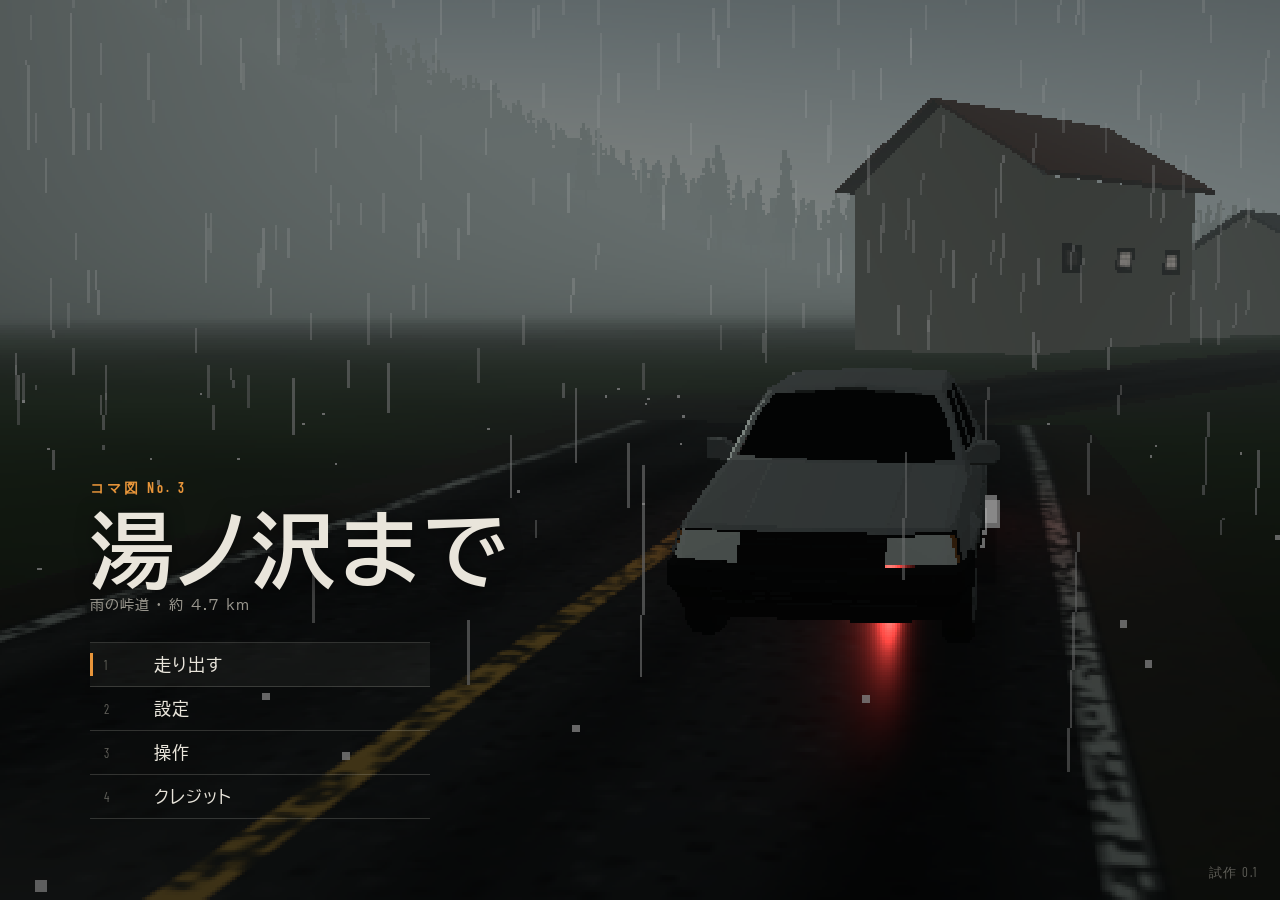
<file: index.html>
<!doctype html>
<html lang="ja">
<head>
  <meta charset="utf-8">
  <meta name="viewport" content="width=device-width, initial-scale=1, viewport-fit=cover, user-scalable=no">
  <meta name="theme-color" content="#0c0e0e">
  <title>湯ノ沢まで</title>
  <meta name="description" content="雨の山道を、コマ図をたよりに走るドライブゲーム。">
  <link rel="preconnect" href="https://fonts.googleapis.com">
  <link rel="preconnect" href="https://fonts.gstatic.com" crossorigin>
  <link href="https://fonts.googleapis.com/css2?family=BIZ+UDPGothic:wght@400;700&family=Barlow+Condensed:wght@500;600&display=swap" rel="stylesheet">
  <link rel="stylesheet" href="style.css">
  <script type="importmap">
    { "imports": { "three": "./lib/three.module.min.js", "three/addons/": "./lib/addons/" } }
  </script>
</head>
<body>
  <canvas id="view"></canvas>

  <!-- 読み込み中 -->
  <div id="loading" class="screen">
    <div class="load-box">
      <div class="eyebrow">LOADING</div>
      <div id="load-text">山を作っています</div>
      <div class="bar"><span id="load-bar"></span></div>
    </div>
  </div>

  <!-- タイトル -->
  <div id="title" class="screen hidden">
    <div class="title-block">
      <div class="eyebrow">コマ図 No. 3</div>
      <h1>湯ノ沢まで</h1>
      <div class="sub">雨の峠道 · 約 4.7 km</div>
      <nav class="menu" id="title-menu">
        <button data-go="start"><span class="k">1</span>走り出す</button>
        <button data-go="settings"><span class="k">2</span>設定</button>
        <button data-go="help"><span class="k">3</span>操作</button>
        <button data-go="credits"><span class="k">4</span>クレジット</button>
      </nav>
    </div>
    <div class="corner">試作 0.1</div>
  </div>

  <!-- 一時停止 -->
  <div id="pause" class="screen hidden dim">
    <div class="title-block">
      <div class="eyebrow">一時停止</div>
      <nav class="menu" id="pause-menu">
        <button data-go="resume"><span class="k">Esc</span>続ける</button>
        <button data-go="respawn"><span class="k"></span>少し手前からやり直す</button>
        <button data-go="settings"><span class="k"></span>設定</button>
        <button data-go="help"><span class="k"></span>操作</button>
        <button data-go="quit"><span class="k"></span>タイトルへ</button>
      </nav>
    </div>
  </div>

  <!-- 設定・操作・クレジット(共通のパネル) -->
  <div id="panel" class="panel hidden">
    <div class="panel-head"><span id="panel-title"></span><button id="panel-close">閉じる</button></div>
    <div id="panel-body"></div>
  </div>

  <!-- 運転中の表示 -->
  <div id="hud" class="hidden">
    <div id="readout"></div>
    <div id="hint"></div>
    <div id="msg"></div>
    <div id="komazu-hint"></div>
    <div id="keys-tag"><b>Tab</b>操作</div>
    <div id="keys-card" class="hidden"></div>
  </div>

  <!-- スマホの操作 -->
  <div id="touch" class="hidden">
    <div class="t-top">
      <button data-a="engine">エンジン</button>
      <button data-a="lights">ライト</button>
      <button data-a="wiper">ワイパー</button>
      <button data-a="defrost">曇り止め</button>
      <button data-a="room">室内灯</button>
      <button data-a="view">視点</button>
      <button data-a="keys">操作</button>
      <button data-a="pause">≡</button>
    </div>
    <button class="t-komazu" data-a="komazu">コマ図</button>
    <div class="t-steer" data-t="steer"><div class="track"></div><div class="thumb"></div></div>
    <div class="t-right">
      <div class="t-lever">
        <button data-a="leverUp">▲</button>
        <div id="t-gear">P</div>
        <button data-a="leverDown">▼</button>
      </div>
      <div class="t-pedal brake" data-t="brake"><span>ブレーキ</span></div>
      <div class="t-pedal gas" data-t="gas"><span>アクセル</span></div>
    </div>
  </div>

  <!-- 到着 -->
  <div id="ending" class="screen hidden">
    <div class="end-block">
      <div class="eyebrow">到着</div>
      <h2>湯ノ沢</h2>
      <div id="end-stats"></div>
      <nav class="menu"><button data-go="title"><span class="k">Enter</span>タイトルへ</button></nav>
    </div>
  </div>

  <script type="module" src="js/main.js"></script>
</body>
</html>
</file>
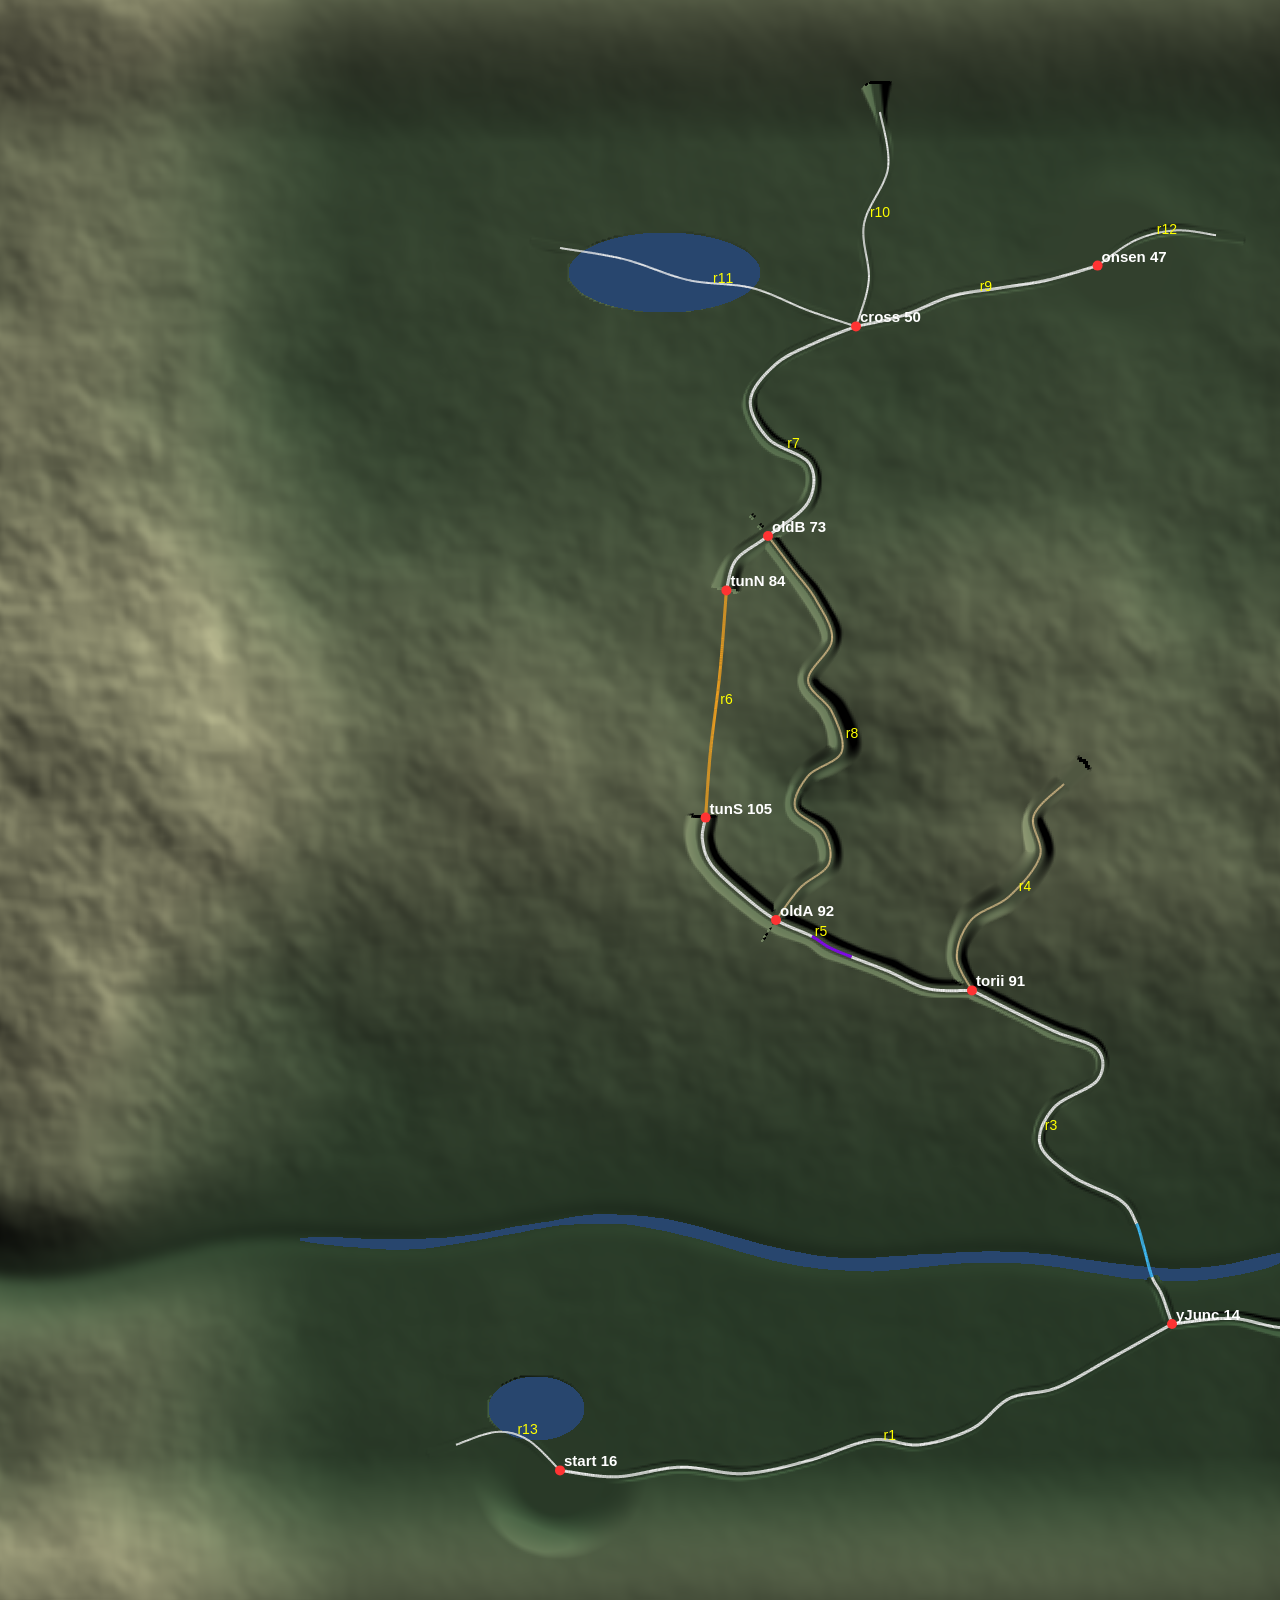
<file: tools/map.html>
<!doctype html><html><head><meta charset="utf-8"><title>地図(開発用)</title><style>body{margin:0;background:#111}</style></head><body>
<canvas id="c" width="1600" height="1600"></canvas>
<script type="module">
// 開発用:山と道を上から見た地図
import * as W from '../js/world.js';
const c = document.getElementById('c'), g = c.getContext('2d');
const N = W.GRID_N, img = g.createImageData(1600, 1600);
const sc = 1600 / W.MAP.size;
for (let py = 0; py < 1600; py++) for (let px = 0; px < 1600; px++) {
  const x = W.MAP.x0 + px / sc, z = W.MAP.z0 + py / sc;
  const h = W.terrainHeight(x, z), hx = W.terrainHeight(x + 4, z), hz = W.terrainHeight(x, z + 4);
  const shade = Math.max(0, Math.min(1, 0.6 + ((h - hx) - (h - hz)) * 0.08));
  const t = Math.min(1, h / 250);
  let r = (60 + 120 * t) * shade, gg = (90 + 90 * t) * shade, b = (60 + 80 * t) * shade;
  if (W.waterLevelAt(x, z) > h) { r = 40; gg = 70; b = 110; }
  const k = (py * 1600 + px) * 4; img.data[k] = r; img.data[k + 1] = gg; img.data[k + 2] = b; img.data[k + 3] = 255;
}
g.putImageData(img, 0, 0);
const P = (x, z) => [(x - W.MAP.x0) * sc, (z - W.MAP.z0) * sc];
for (const r of W.roads) {
  g.lineWidth = r.kindName === 'pref' ? 3 : 2;
  for (let i = 1; i < r.samples.length; i++) {
    const a = r.samples[i - 1], b = r.samples[i];
    g.strokeStyle = b.tunnel ? '#f0a020' : b.bridge ? '#40c0ff' : b.ford ? '#80f' : (r.kindName === 'gravel' ? '#c8b080' : '#eee');
    g.beginPath(); g.moveTo(...P(a.x, a.z)); g.lineTo(...P(b.x, b.z)); g.stroke();
  }
  const m = r.samples[r.samples.length >> 1];
  g.fillStyle = '#ff0'; g.font = '14px sans-serif'; g.fillText(r.id, ...P(m.x + 8, m.z));
}
for (const [k, [x, z]] of Object.entries(W.NODES)) {
  g.fillStyle = '#f33'; g.beginPath(); g.arc(...P(x, z), 5, 0, 7); g.fill();
  g.fillStyle = '#fff'; g.font = 'bold 15px sans-serif'; g.fillText(k + ' ' + W.nodeHeight[k].toFixed(0), ...P(x + 8, z - 8));
}
window.DONE = true;
</script></body></html>
</file>
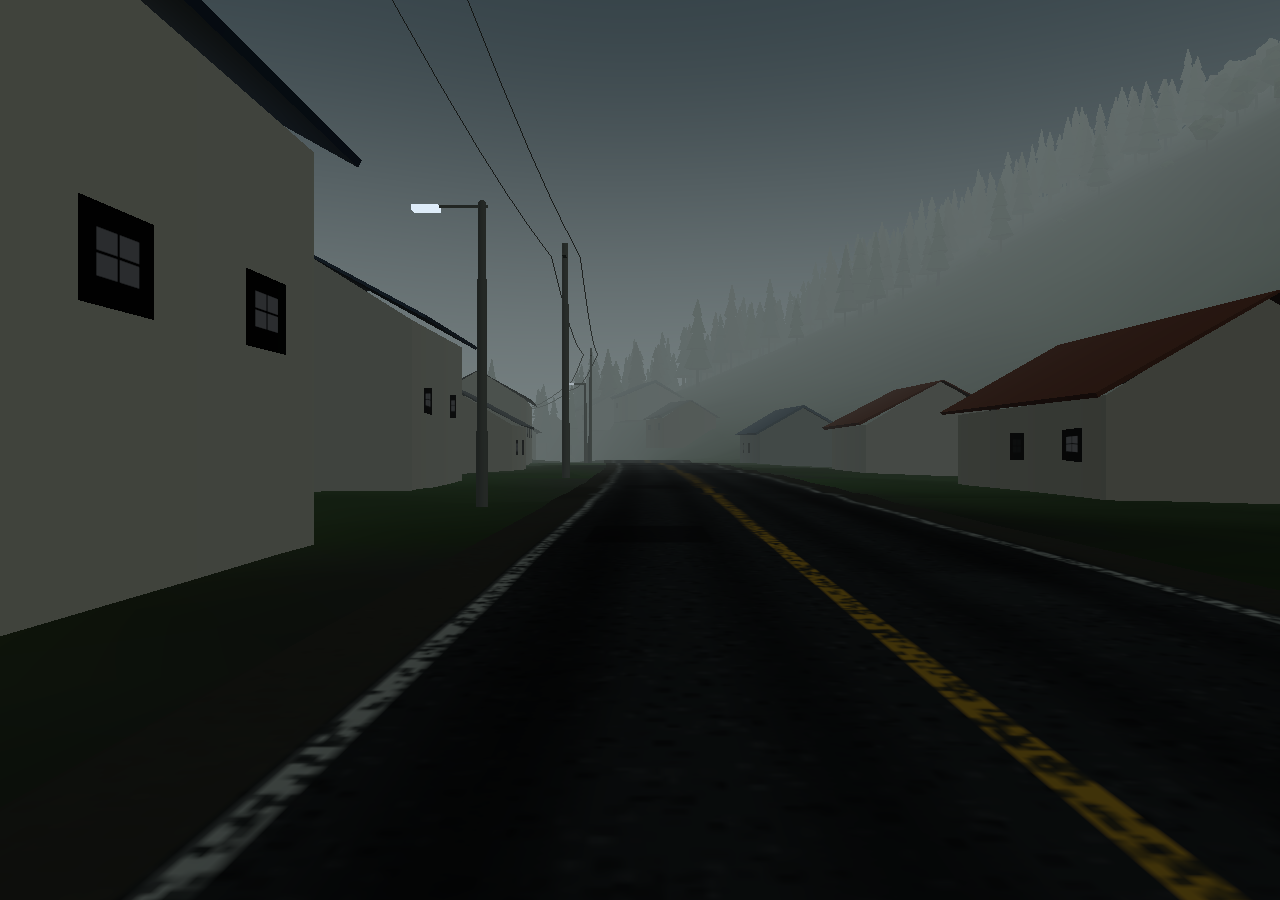
<file: tools/view.html>
<!doctype html><html><head><meta charset="utf-8"><title>景色の確認(開発用)</title>
<style>html,body{margin:0;background:#000}canvas{display:block}</style>
<script type="importmap">{ "imports": { "three": "../lib/three.module.min.js", "three/addons/": "../lib/addons/" } }</script></head>
<body><script type="module">
// 開発用:景色だけを、決めた場所から描く。?at=名前&clock=18.6
import * as THREE from 'three';
import * as W from '../js/world.js';
import { buildWorld, cullWorld } from '../js/scenery.js';
import { createSky } from '../js/sky.js';
const q = new URLSearchParams(location.search);
const r = new THREE.WebGLRenderer({ antialias: false, preserveDrawingBuffer: true });
r.setSize(innerWidth, innerHeight); r.outputColorSpace = THREE.SRGBColorSpace;
document.body.appendChild(r.domElement);
const scene = new THREE.Scene();
const t0 = performance.now();
const world = buildWorld(scene);
console.log('build ms', performance.now() - t0);
const sky = createSky(scene);
const cam = new THREE.PerspectiveCamera(55, innerWidth / innerHeight, 0.1, 3000);
const at = q.get('at') || 'start';
const [roadId, s, d, look] = { start: ['r1', 10, -1.6, 60], yJunc: ['r1', 1220, -1.6, 70], torii: ['r3', 950, -1.6, 50], tunnel: ['r5', 640, -1.6, 50], intunnel: ['r6', 200, -1.6, 40], cross: ['r7', 700, -1.6, 70], onsen: ['r9', 380, -1.6, 60], bridge: ['r3', 40, -1.6, 50], ford: ['r5', 230, -1.6, 50], gas: ['r2', 380, -1.6, 70], top: ['r3', 400, -1.6, 50] }[at];
const S = W.roadById[roadId].samples;
const i = Math.round(s / 2), o = S[i], o2 = S[Math.min(S.length - 1, i + Math.round(look / 2))];
cam.position.set(o.x + o.rx * d, o.y + 1.3, o.z + o.rz * d);
cam.lookAt(o2.x + o2.rx * d, o2.y + 1.0, o2.z + o2.rz * d);
if (q.get('up')) { cam.position.y += +q.get('up'); }
cullWorld(world, cam.position.x, cam.position.z);
sky.update(+(q.get('clock') || 18.5), 0.6, cam.position, at === 'intunnel' ? 1 : 0);
// 近くの明かり
const pts = world.emitters.map(e => [e, (e.x - cam.position.x) ** 2 + (e.z - cam.position.z) ** 2]).sort((a, b) => a[1] - b[1]).slice(0, 3);
for (const [e] of pts) { const L = new THREE.PointLight(e.color, e.intensity, e.dist, 1.5); L.position.set(e.x, e.y, e.z); scene.add(L); }
for (const f of world.animated) f(0.1);
r.render(scene, cam);
window.DONE = true;
</script></body></html>
</file>
<file: style.css>
/* 色:濡れたアスファルトの灰、ナトリウム灯の橙、信号の緑、白 */
:root {
  --ink: #e9e5db;
  --ink-dim: #9a978e;
  --ink-faint: #5f5e58;
  --asphalt: #0c0e0e;
  --panel: rgba(12, 14, 14, 0.86);
  --line: rgba(233, 229, 219, 0.18);
  --sodium: #e8953a;
  --signal: #4fd18b;
  --jp: "BIZ UDPGothic", "Hiragino Kaku Gothic ProN", "Yu Gothic", sans-serif;
  --num: "Barlow Condensed", "DIN Alternate", "Arial Narrow", sans-serif;
}
* { box-sizing: border-box; }
html, body { margin: 0; height: 100%; background: var(--asphalt); color: var(--ink); overflow: hidden; }
body { font-family: var(--jp); -webkit-font-smoothing: antialiased; user-select: none; -webkit-user-select: none; touch-action: none; }
#view { position: fixed; inset: 0; width: 100vw; height: 100vh; display: block; image-rendering: pixelated; }
.hidden { display: none !important; }
button { font: inherit; color: inherit; background: none; border: 0; cursor: pointer; }

.screen { position: fixed; inset: 0; display: flex; align-items: flex-end; padding: 0 0 9vh 7vw; }
.screen.dim { background: rgba(8, 10, 10, 0.55); }
.eyebrow { font-family: var(--num); font-weight: 600; font-size: 14px; letter-spacing: 0.22em; color: var(--sodium); }
h1 { font-size: clamp(44px, 7vw, 84px); font-weight: 700; letter-spacing: 0.04em; margin: 10px 0 6px; line-height: 1; text-shadow: 0 2px 18px rgba(0, 0, 0, 0.5); }
h2 { font-size: clamp(36px, 5vw, 60px); font-weight: 700; margin: 8px 0 14px; letter-spacing: 0.06em; }
.sub { font-size: 14px; color: var(--ink-dim); letter-spacing: 0.08em; margin-bottom: 30px; }
.menu { display: flex; flex-direction: column; border-top: 1px solid var(--line); width: min(340px, 86vw); }
.menu button {
  display: flex; align-items: center; gap: 16px; text-align: left; padding: 13px 4px 13px 14px; font-size: 17px;
  border-bottom: 1px solid var(--line); position: relative; letter-spacing: 0.06em;
}
.menu button .k { font-family: var(--num); font-size: 13px; color: var(--ink-faint); width: 34px; letter-spacing: 0.05em; }
.menu button::before { content: ""; position: absolute; left: 0; top: 10px; bottom: 10px; width: 3px; background: transparent; }
.menu button:hover::before, .menu button.sel::before { background: var(--sodium); }
.menu button:hover, .menu button.sel { background: rgba(233, 229, 219, 0.05); }
.corner { position: fixed; right: 22px; bottom: 18px; font-family: var(--num); font-size: 13px; color: var(--ink-faint); letter-spacing: 0.12em; }

/* 読み込み */
#loading { align-items: center; justify-content: center; padding: 0; }
.load-box { width: min(320px, 80vw); }
#load-text { margin: 10px 0 14px; font-size: 15px; color: var(--ink-dim); }
.bar { height: 2px; background: var(--line); }
.bar span { display: block; height: 100%; width: 0; background: var(--sodium); transition: width 0.2s; }

/* パネル */
.panel {
  position: fixed; right: 0; top: 0; bottom: 0; width: min(520px, 100vw); background: var(--panel);
  border-left: 1px solid var(--line); padding: 26px 30px; overflow-y: auto; touch-action: pan-y; z-index: 20;
}
.panel-head { display: flex; justify-content: space-between; align-items: baseline; padding-bottom: 14px; border-bottom: 1px solid var(--line); margin-bottom: 18px; }
#panel-title { font-size: 20px; font-weight: 700; letter-spacing: 0.08em; }
#panel-close { font-size: 14px; color: var(--ink-dim); border: 1px solid var(--line); padding: 6px 14px; }
#panel-close:hover { color: var(--ink); border-color: var(--ink-dim); }
.row { display: grid; grid-template-columns: 9.5em 1fr; align-items: center; gap: 12px; padding: 12px 0; border-bottom: 1px solid var(--line); }
.row .label { font-size: 14px; color: var(--ink-dim); }
.row .note { grid-column: 2; font-size: 12px; color: var(--ink-faint); margin-top: -4px; }
.seg { display: flex; border: 1px solid var(--line); }
.seg button { flex: 1; padding: 8px 6px; font-size: 14px; color: var(--ink-dim); border-right: 1px solid var(--line); }
.seg button:last-child { border-right: 0; }
.seg button.on { background: var(--ink); color: var(--asphalt); font-weight: 700; }
input[type=range] { width: 100%; accent-color: var(--sodium); }
.keys { display: grid; grid-template-columns: max-content 1fr; gap: 0; font-size: 14px; }
.keys div { padding: 9px 0; border-bottom: 1px solid var(--line); }
.keys .key { font-family: var(--num); font-size: 15px; letter-spacing: 0.06em; color: var(--sodium); padding-right: 22px; white-space: nowrap; }
.panel p { font-size: 14px; line-height: 1.8; color: var(--ink-dim); }
.panel h3 { font-size: 13px; letter-spacing: 0.16em; color: var(--sodium); font-family: var(--num); font-weight: 600; margin: 26px 0 8px; }
.panel a { color: var(--ink); }

/* 運転中 */
#hud { position: fixed; inset: 0; pointer-events: none; }
#readout { position: absolute; right: 22px; bottom: 18px; font-family: var(--num); font-weight: 600; text-align: right; line-height: 1; text-shadow: 0 1px 6px rgba(0, 0, 0, 0.8); }
#readout .spd { font-size: 44px; }
#readout .u { font-size: 14px; color: var(--ink-dim); margin-left: 4px; letter-spacing: 0.1em; }
#readout .g { font-size: 18px; color: var(--sodium); margin-top: 6px; letter-spacing: 0.12em; }
#hint {
  position: absolute; left: 50%; bottom: 7vh; transform: translateX(-50%); font-size: 15px; letter-spacing: 0.05em;
  background: rgba(10, 12, 12, 0.72); border-left: 3px solid var(--sodium); padding: 10px 16px; white-space: nowrap;
  opacity: 0; transition: opacity 0.4s; max-width: 92vw; overflow: hidden; text-overflow: ellipsis;
}
#hint.on { opacity: 1; }
#hint b { font-family: var(--num); font-size: 17px; color: var(--sodium); font-weight: 600; margin: 0 2px; letter-spacing: 0.04em; }
#msg {
  position: absolute; left: 50%; top: 30vh; transform: translateX(-50%); font-size: 20px; letter-spacing: 0.12em;
  opacity: 0; transition: opacity 0.5s; text-shadow: 0 2px 12px rgba(0, 0, 0, 0.9); text-align: center;
}
#msg.on { opacity: 1; }
#msg small { display: block; font-size: 13px; color: var(--ink-dim); margin-top: 10px; letter-spacing: 0.06em; }

/* スマホ */
#touch { position: fixed; inset: 0; pointer-events: none; }
#touch > * { pointer-events: auto; }
#touch button { touch-action: none; }
.t-top { position: absolute; top: max(10px, env(safe-area-inset-top)); right: max(10px, env(safe-area-inset-right)); display: flex; gap: 6px; }
.t-top button, .t-komazu, .t-lever button {
  background: rgba(12, 14, 14, 0.62); border: 1px solid var(--line); font-size: 12px; padding: 8px 10px; letter-spacing: 0.04em;
}
.t-top button.on, .t-komazu.on, .t-lever button.on { border-color: var(--sodium); color: var(--sodium); }
.t-komazu { position: absolute; left: max(12px, env(safe-area-inset-left)); top: max(10px, env(safe-area-inset-top)); padding: 10px 16px; font-size: 13px; }
.t-steer { position: absolute; left: max(16px, env(safe-area-inset-left)); bottom: max(18px, env(safe-area-inset-bottom)); width: min(44vw, 340px); height: 72px; touch-action: none; }
.t-steer .track { position: absolute; left: 0; right: 0; top: 50%; height: 2px; background: var(--line); }
.t-steer .track::after { content: ""; position: absolute; left: 50%; top: -8px; width: 1px; height: 18px; background: var(--ink-faint); }
.t-steer .thumb { position: absolute; left: 50%; top: 50%; width: 64px; height: 44px; margin: -22px 0 0 -32px; background: rgba(233, 229, 219, 0.14); border: 1px solid var(--ink-dim); }
.t-right { position: absolute; right: max(14px, env(safe-area-inset-right)); bottom: max(16px, env(safe-area-inset-bottom)); display: flex; align-items: flex-end; gap: 10px; }
.t-lever { display: flex; flex-direction: column; align-items: center; gap: 4px; }
.t-lever button { width: 46px; padding: 7px 0; }
#t-gear { font-family: var(--num); font-size: 24px; font-weight: 600; color: var(--sodium); }
.t-pedal { touch-action: none; display: flex; align-items: flex-end; justify-content: center; border: 1px solid var(--ink-dim); background: rgba(12, 14, 14, 0.5); font-size: 11px; color: var(--ink-dim); padding-bottom: 6px;
  background-image: repeating-linear-gradient(0deg, transparent 0 9px, rgba(233, 229, 219, 0.08) 9px 11px); }
.t-pedal.brake { width: 74px; height: 70px; }
.t-pedal.gas { width: 54px; height: 120px; }
.t-pedal.on { border-color: var(--sodium); color: var(--sodium); background-color: rgba(232, 149, 58, 0.15); }

/* 到着 */
#ending { background: rgba(0, 0, 0, 0); transition: background 3s; align-items: center; }
#ending.show { background: rgba(0, 0, 0, 0.55); }
.end-block { opacity: 0; transition: opacity 2s 2s; }
#ending.show .end-block { opacity: 1; }
#end-stats { font-size: 14px; color: var(--ink-dim); line-height: 2; margin-bottom: 26px; font-family: var(--jp); }
#end-stats span { font-family: var(--num); font-size: 20px; color: var(--ink); margin: 0 4px; }

@media (max-width: 820px) {
  .screen { padding: 0 0 7vh 6vw; }
  #hint { font-size: 13px; bottom: 150px; }
  #readout { bottom: auto; top: 56px; right: 14px; }
  #readout .spd { font-size: 32px; }
}

@media (pointer: coarse) { .menu button .k { display: none; } }

/* 起動できなかったとき */
.error-box { width: min(560px, 88vw); }
.err-title { font-size: 22px; font-weight: 700; margin: 10px 0 14px; letter-spacing: 0.06em; }
.error-box p { font-size: 15px; line-height: 1.8; margin: 0 0 10px; }
.error-box .fix { color: var(--ink-dim); font-size: 14px; }
.error-box .detail { margin: 16px 0; padding: 12px 14px; border-left: 3px solid var(--sodium); background: rgba(233, 229, 219, 0.05);
  font-size: 12px; line-height: 1.7; color: var(--ink-dim); user-select: text; -webkit-user-select: text; word-break: break-all; }
.error-box button { border: 1px solid var(--line); padding: 9px 18px; font-size: 14px; }
.error-box button:hover { border-color: var(--ink-dim); }

/* 操作表(運転中にいつでも) */
#keys-tag { position: absolute; left: 18px; top: 14px; font-size: 12px; color: var(--ink-faint); letter-spacing: 0.08em; text-shadow: 0 1px 4px rgba(0, 0, 0, 0.8); }
#keys-tag b { font-family: var(--num); font-weight: 600; font-size: 13px; color: var(--ink-dim); margin-right: 6px; letter-spacing: 0.06em; }
#keys-card {
  position: absolute; left: 18px; top: 40px; width: min(380px, calc(100vw - 36px)); max-height: calc(100vh - 60px); overflow: hidden;
  background: rgba(10, 12, 12, 0.84); border-left: 3px solid var(--sodium); padding: 12px 16px 6px;
}
#keys-card h4 { margin: 8px 0 4px; font-family: var(--num); font-weight: 600; font-size: 11px; letter-spacing: 0.2em; color: var(--sodium); }
#keys-card h4:first-child { margin-top: 0; }
#keys-card .kr { display: grid; grid-template-columns: 6.6em 1fr; gap: 10px; padding: 4px 0; border-bottom: 1px solid rgba(233, 229, 219, 0.08); font-size: 13px; }
#keys-card .kr span:first-child { font-family: var(--num); font-size: 15px; color: var(--ink); letter-spacing: 0.06em; white-space: nowrap; }
#keys-card .kr span:last-child { color: var(--ink-dim); }
#keys-card .mode { font-size: 11px; color: var(--ink-faint); margin: 8px 0 6px; letter-spacing: 0.06em; }
@media (pointer: coarse) {
  #keys-tag { display: none; }
  #keys-card { top: 52px; left: auto; right: max(10px, env(safe-area-inset-right)); width: min(420px, 70vw); max-height: calc(100vh - 175px); overflow-y: auto; pointer-events: auto; touch-action: pan-y; }
  #keys-card .kr span:first-child { font-family: var(--jp); font-size: 12px; }
  #keys-card .kr { grid-template-columns: 8.4em 1fr; }
}
</file>
